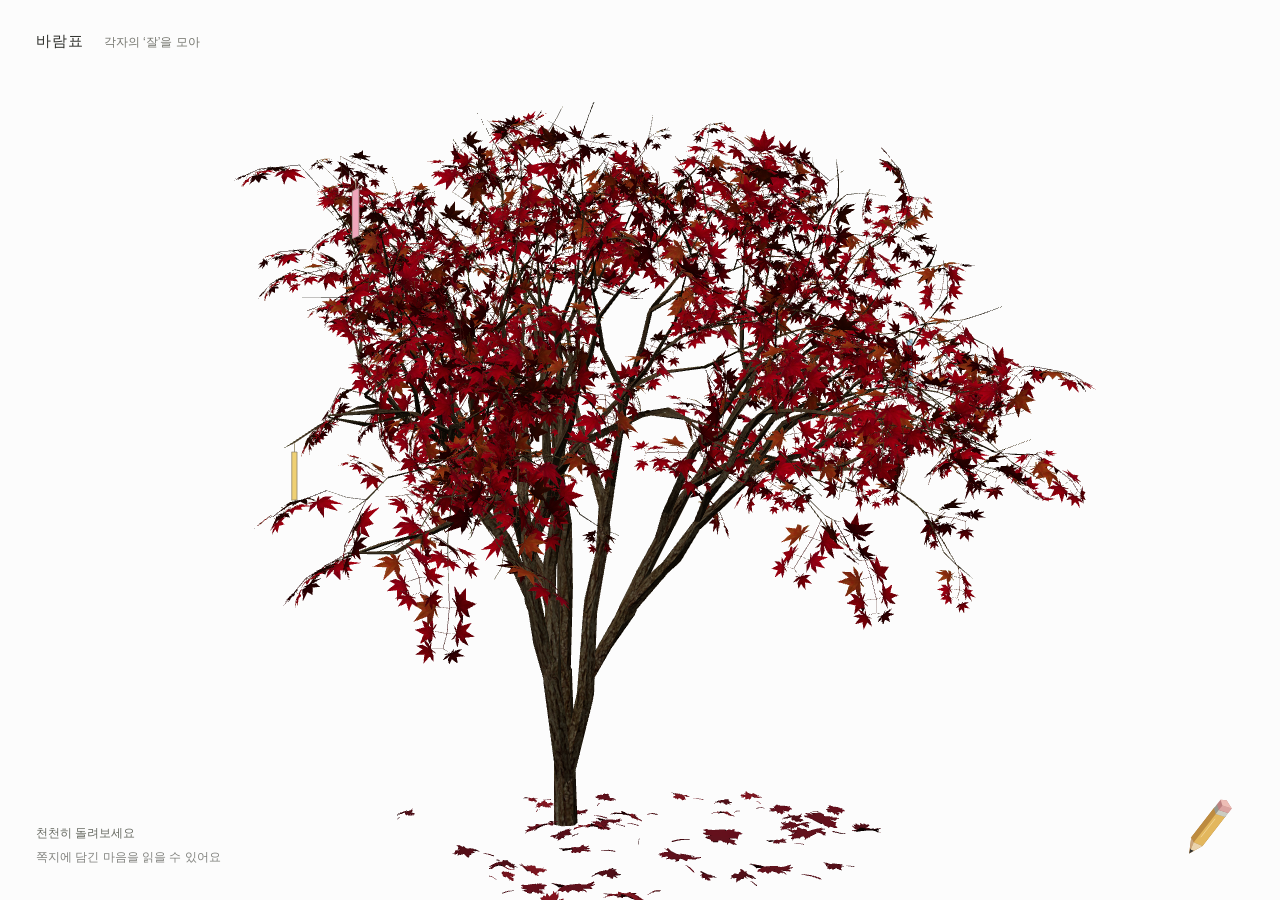
<file: index.html>
<!doctype html><html lang="ko"><head><meta charset="UTF-8"/><meta name="viewport" content="width=device-width, initial-scale=1.0"/><meta name="theme-color" content="#fcfcfc"/><meta name="description" content="내가 생각하는 잘의 기준, 나무에 남기는 작은 소원."/><link rel="icon" href="./favicon.svg"/><title>바람표</title>  <script type="module" crossorigin src="./assets/index-dgO6ascy.js"></script>
  <link rel="stylesheet" crossorigin href="./assets/index-Cgq5r_Z-.css">
</head><body><div id="root"></div></body></html>
</file>
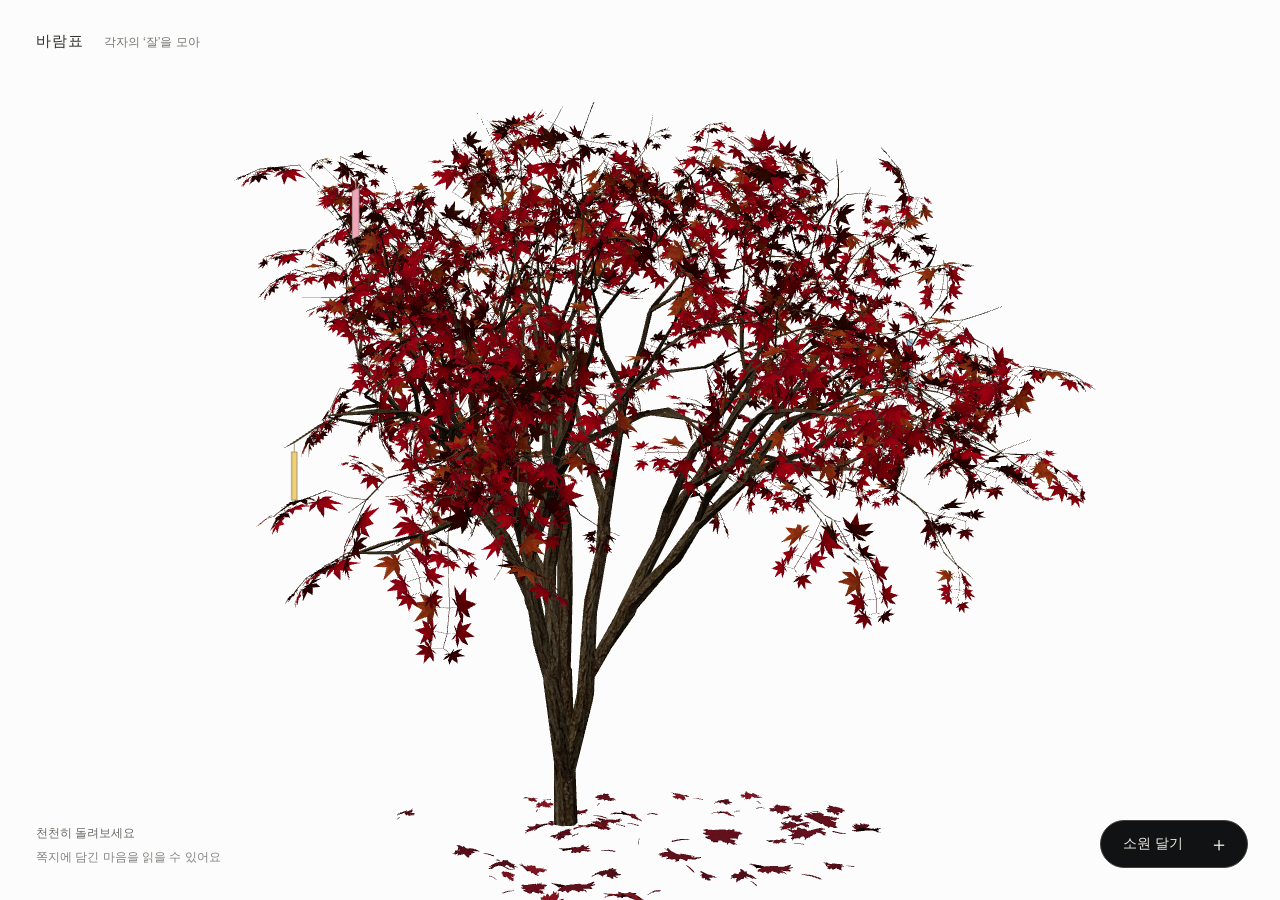
<file: baram-department-update/index.html>
<!doctype html>
<html lang="ko"><head><meta charset="UTF-8"><meta name="viewport" content="width=device-width, initial-scale=1"><title>바람표</title><meta http-equiv="refresh" content="0; url=./barampyo-github-pages/"><script>location.replace('./barampyo-github-pages/'+location.search+location.hash);</script></head><body><a href="./barampyo-github-pages/">바람표 열기</a></body></html>
</file>
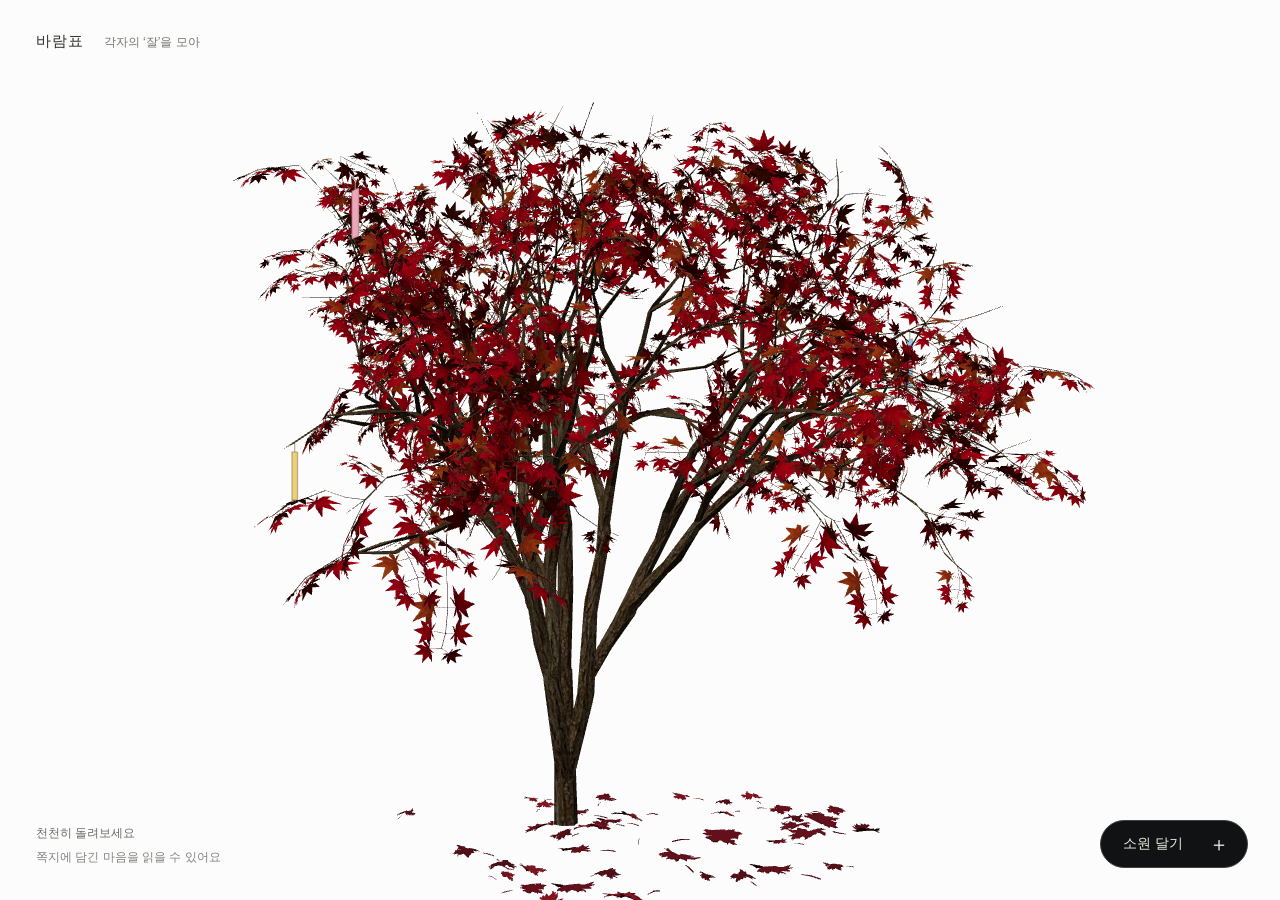
<file: barampyo-github-pages/index.html>
<!doctype html><html lang="ko"><head><meta charset="UTF-8"/><meta name="viewport" content="width=device-width, initial-scale=1.0"/><meta name="theme-color" content="#fcfcfc"/><meta name="description" content="내가 생각하는 잘의 기준, 나무에 남기는 작은 소원."/><link rel="icon" href="./favicon.svg"/><title>바람표</title>  <script type="module" crossorigin src="./assets/index-BZnIv27Q.js"></script>
  <link rel="stylesheet" crossorigin href="./assets/index-Dq-itEnC.css">
</head><body><div id="root"></div></body></html>
</file>
<file: assets/index-Cgq5r_Z-.css>
:root{font-family:Apple SD Gothic Neo,Noto Sans KR,sans-serif;color:#30312d;background:#fcfcfc;font-synthesis:none;font-weight:400;font-size:16px}*{box-sizing:border-box}html,body,#root{height:100%;width:100%;margin:0;overflow:hidden}body{overscroll-behavior:none}button,input,textarea,select{font:inherit}button{cursor:pointer}button:disabled{cursor:default}button:focus-visible,input:focus-visible,textarea:focus-visible,select:focus-visible,.scene:focus-visible{outline:1px solid #868d76;outline-offset:5px}main{height:100vh;height:100dvh;overflow:hidden;position:relative}.scene{position:absolute;top:0;right:0;bottom:0;left:0;touch-action:none;cursor:grab}.scene canvas{display:block;width:100%;height:100%;touch-action:none}.masthead{position:absolute;top:32px;left:36px;display:flex;gap:20px;align-items:baseline;pointer-events:none;font-size:15px;letter-spacing:.06em}.edition{font-size:12px;color:#75766f;letter-spacing:0}.bottom-caption{position:absolute;left:36px;bottom:34px;display:flex;flex-direction:column;gap:7px;font-size:12px;color:#686b63;pointer-events:none}.bottom-caption span+span{color:#82837f}.add-wish{position:absolute;right:32px;bottom:32px;background:#111214;border:1px solid #42433f;color:#eeeae0;padding:13px 18px 13px 22px;border-radius:28px;font-size:14px;display:flex;gap:26px;align-items:center}.add-wish:hover{background:#17191b}.add-wish span{font-size:20px;font-weight:300;line-height:1}.loading{position:absolute;inset:45% 24px auto;text-align:center;font-size:13px;color:#73766d;line-height:1.8;pointer-events:none}.sr-only{position:absolute;width:1px;height:1px;padding:0;margin:-1px;overflow:hidden;clip:rect(0,0,0,0);white-space:nowrap;border:0}.sr-only:focus-within{clip:auto;width:300px;height:auto;max-height:80vh;overflow:auto;left:24px;top:80px;background:#fcfcfc;z-index:2}.sr-only button{background:#fcfcfc;color:#30312d;border:0;padding:8px}dialog{border:0;padding:0;margin:auto;background:transparent;overflow:visible;max-width:calc(100vw - 32px);max-height:none;color:#30312d}dialog::backdrop{background:#6465601f;backdrop-filter:blur(9px) contrast(.85);-webkit-backdrop-filter:blur(9px) contrast(.85)}dialog[open]{animation:appear .28s ease both}.paper-shell{width:min(400px,calc(100vw - 32px));height:78vh;height:78dvh;min-height:480px;max-height:780px;perspective:1000px;position:relative}.paper{height:100%;background:var(--paper);box-shadow:0 3px 18px #00000010;position:relative;overflow:hidden}.close{position:absolute;right:15px;top:13px;z-index:3;width:28px;height:28px;background:none;border:0;font-size:23px;font-weight:300;color:#79796f}.paper form,.read-view{height:100%;display:flex;flex-direction:column}.paper-content{padding:37px 36px 0;overflow:auto;min-height:0;flex:1;display:flex;flex-direction:column;scrollbar-width:thin}.eyebrow{font-size:12px;letter-spacing:.035em;margin:0 0 30px;color:#73756b}h1{font-family:Iowan Old Style,AppleMyungjo,Nanum Myeongjo,serif;font-weight:400;font-size:27px;line-height:1.55;letter-spacing:-.035em;margin:0 0 20px}textarea{background:none;border:0;border-bottom:1px solid #77776c35;color:#353830;width:100%;resize:none;font-size:16px;line-height:1.8;min-height:97px;padding:0 0 13px;border-radius:0}textarea::placeholder{color:#96968b;font-size:14px}h2{font-size:13px;font-weight:400;margin:0 0 12px}h2 span{float:right;font-size:12px;color:#8f9185}.goals{margin-top:27px}.goal{display:flex;align-items:baseline;gap:10px;margin:0;min-height:33px;font-size:14px;line-height:1.7}.square{width:11px;height:11px;border:1px solid #959889;flex-shrink:0}.goal input{width:100%;background:none;border:0;padding:4px 0;color:#383c32;font-size:14px;min-width:0}.goal input::placeholder{color:#96968b}.paper-tail{margin-top:auto;padding-top:25px}.palette{margin:0 0 19px;padding:0;display:flex;gap:12px;border:0}.palette label{position:relative;cursor:pointer;display:block;width:19px;height:19px}.palette input{position:absolute;top:0;right:0;bottom:0;left:0;opacity:0;margin:0}.palette span{display:block;width:17px;height:17px;border-radius:50%;border:1px solid #5b62582a}.palette input:checked+span{outline:1px solid #7d8373;outline-offset:3px}.palette input:focus-visible+span{outline:2px solid #353c30;outline-offset:4px}.metadata{display:flex;align-items:center;gap:9px;color:#777a6e;font-size:12px;margin-bottom:19px}.metadata select,.metadata input{background:none;border:0;color:inherit;border-radius:0;padding:3px 0;font-size:12px}.metadata select{max-width:190px}.metadata input{width:36px}.paper-footer{flex-shrink:0;padding:0 36px 23px}.submit{width:100%;border:0;border-top:1px solid #77776c40;background:none;color:#343b2d;font-size:14px;padding:18px 0 8px}.submit:disabled{color:#a4a69a}.paper-footer>p{font-size:11px;text-align:center;color:#8e9085;margin:5px 0 0}.paper-footer .error{color:#9a4c45;font-size:12px;padding-bottom:8px}.read-question{font-size:13px;color:#777a6e;margin:19px 0 18px}.wish-text{font-size:28px;line-height:1.7;word-break:keep-all;overflow-wrap:anywhere;white-space:pre-wrap}.read-goals{margin-top:24px}.read-goals .goal{margin-bottom:10px;overflow-wrap:anywhere}.read-bottom{margin-top:auto;padding:35px 0 15px;display:flex;justify-content:space-between;font-size:11px;color:#919286}.paper-mark{display:block;text-align:center;font-size:20px;color:#8f9184;padding-top:12px}.fold-panel{display:none;position:absolute;left:0;width:100%;height:33.333%;background:var(--paper);z-index:5;backface-visibility:visible;border-bottom:1px solid #8b8d7926}.fold-top{top:0;transform-origin:bottom}.fold-bottom{bottom:0;transform-origin:top}.folding .paper-shell{animation:fly 1.35s cubic-bezier(.4,0,.25,1) forwards;pointer-events:none}.folding .fold-panel{display:block}.folding .fold-top{animation:topfold .7s ease-in-out forwards}.folding .fold-bottom{animation:bottomfold .8s ease-in-out forwards}.folding .paper{animation:paperfold .85s ease-in-out forwards}.folding .paper>*{animation:inkfade .35s forwards}.folding::backdrop{animation:clearback 1.35s forwards}@keyframes appear{0%{opacity:0;transform:translateY(8px) scale(.98)}to{opacity:1;transform:none}}@keyframes inkfade{to{opacity:0}}@keyframes topfold{to{transform:rotateX(-180deg)}}@keyframes bottomfold{0%,20%{transform:rotateX(0)}to{transform:rotateX(180deg)}}@keyframes paperfold{0%,30%{clip-path:inset(0)}to{clip-path:inset(33.33% 0)}}@keyframes fly{0%,55%{transform:translate(0) scale(1)}70%{transform:translate(0) scale(.5)}to{transform:translate(var(--flight-x),var(--flight-y)) scale(.05);opacity:0}}@keyframes clearback{0%,55%{-webkit-backdrop-filter:blur(9px) contrast(.85);backdrop-filter:blur(9px) contrast(.85)}to{-webkit-backdrop-filter:blur(0) contrast(1);backdrop-filter:blur(0) contrast(1);background:transparent}}@media(max-height:740px){.paper-shell{height:88dvh;min-height:0}.paper-content{padding-top:27px}.eyebrow{margin-bottom:18px}h1{font-size:24px;margin-bottom:13px}.goals{margin-top:18px}.paper-tail{padding-top:18px}.palette{margin-bottom:13px}.paper-footer{padding-bottom:17px}}@media(max-width:600px){.masthead{top:24px;left:24px}.edition{display:none}.bottom-caption{left:24px;bottom:29px;font-size:11px}.bottom-caption span+span{max-width:140px;line-height:1.6}.add-wish{right:24px;bottom:28px;gap:18px}.paper-shell{height:84dvh;min-height:0}.paper-content,.paper-footer{padding-left:28px;padding-right:28px}.wish-text{font-size:26px}}@media(prefers-reduced-motion:reduce){dialog[open]{animation:none}.folding .paper-shell{animation-duration:1.35s}.folding .fold-top,.folding .fold-bottom{animation:none;display:none}}.login-dialog{width:min(340px,calc(100vw - 64px));max-height:calc(100dvh - 48px);overflow:auto;scrollbar-width:thin}.login-dialog::backdrop{background:#fcfcfc7a;backdrop-filter:blur(14px);-webkit-backdrop-filter:blur(14px)}.login-form{padding:20px 4px;color:#30312d}.login-kicker{font-size:12px;color:#777a71;letter-spacing:.06em;margin:0 0 14px;text-align:center}.login-form h1{font-size:38px;letter-spacing:.02em;text-align:center;margin:0 0 15px}.login-description{text-align:center;font-size:14px;color:#72766c;margin:0 0 42px}.login-fields{display:flex;flex-direction:column}.login-fields label{font-size:12px;color:#60655c;margin-bottom:7px}.login-fields input{width:100%;min-height:43px;border:0;border-bottom:1px solid #959c8c65;border-radius:0;background:transparent;padding:8px 0 11px;margin:0 0 24px;color:#30372b;font-size:15px;outline-offset:4px}.login-fields input::placeholder{color:#96998f;font-size:14px}.login-submit{width:100%;margin-top:8px;border:0;border-radius:2px;background:#242722;color:#fcfcfc;padding:14px;font-size:14px;transition:background .2s}.login-submit:hover{background:#3a4035}.login-demo{font-size:12px;color:#7b8075;text-align:center;margin:17px 0 0}@media(max-height:540px){.login-form{padding:8px 4px}.login-description{margin-bottom:20px}.login-fields input{margin-bottom:14px}.login-form h1{font-size:30px}}.folding .paper-shell{animation:attach-flight 2.1s cubic-bezier(.42,0,.24,1) forwards}.folding .fold-top{animation:topfold .85s ease-in-out forwards}.folding .fold-bottom{animation:bottomfold 1s ease-in-out forwards}.folding .paper{animation:receipt-fold 1.25s ease-in-out forwards}.folding .fold-panel{animation-fill-mode:forwards;clip-path:inset(0 0)}.folding::backdrop{animation:attachment-backdrop 2.1s forwards}@keyframes receipt-fold{0%,15%{clip-path:inset(0)}65%{clip-path:inset(33.33% 0)}to{clip-path:inset(33.33% 35%)}}@keyframes attach-flight{0%,45%{transform:translate(0) scale(1);opacity:1}60%{transform:translateY(-20px) scale(.55);opacity:1}99.5%{transform:translate(var(--flight-x),var(--flight-y)) scale(var(--landing-scale));opacity:1}to{transform:translate(var(--flight-x),var(--flight-y)) scale(var(--landing-scale));opacity:0}}@keyframes attachment-backdrop{0%,35%{-webkit-backdrop-filter:blur(9px) contrast(.85);backdrop-filter:blur(9px) contrast(.85);background:#6465601f}70%,to{-webkit-backdrop-filter:blur(0) contrast(1);backdrop-filter:blur(0) contrast(1);background:transparent}}.folding .fold-panel{width:30%;left:35%;transition:width .3s,left .3s}@media(prefers-reduced-motion:reduce){.folding .paper-shell{animation-duration:2.1s}}.google-login{min-height:48px;width:100%;max-width:300px;margin:0 auto}.google-login p{font-size:12px;color:#72766c;text-align:center;line-height:1.7}.google-login>button{display:block;margin:12px auto;border:0;border-bottom:1px solid #72766c;background:none;padding:5px;color:#30312d}.add-wish{position:fixed;right:32px;bottom:32px;width:80px;height:80px;padding:0;border:0;border-radius:0;background:transparent;display:grid;place-items:center;gap:0;touch-action:manipulation}.add-wish:hover{background:transparent}.pencil-icon{width:80px;height:80px;transition:transform .22s ease;transform-origin:50% 65%}.add-wish:hover .pencil-icon{transform:translateY(-3px) rotate(-5deg)}.add-wish:active .pencil-icon{transform:translateY(0) rotate(-2deg)}.add-wish:focus-visible{outline:1px solid #77776d;outline-offset:3px;border-radius:6px}@media(max-width:600px){.add-wish{right:24px;bottom:28px;width:68px;height:68px}.pencil-icon{width:68px;height:68px}}@media(prefers-reduced-motion:reduce){.pencil-icon{transition:none}.add-wish:hover .pencil-icon,.add-wish:active .pencil-icon{transform:none}}
</file>
<file: barampyo-github-pages/assets/index-Dq-itEnC.css>
:root{font-family:Apple SD Gothic Neo,Noto Sans KR,sans-serif;color:#30312d;background:#fcfcfc;font-synthesis:none;font-weight:400;font-size:16px}*{box-sizing:border-box}html,body,#root{height:100%;width:100%;margin:0;overflow:hidden}body{overscroll-behavior:none}button,input,textarea,select{font:inherit}button{cursor:pointer}button:disabled{cursor:default}button:focus-visible,input:focus-visible,textarea:focus-visible,select:focus-visible,.scene:focus-visible{outline:1px solid #868d76;outline-offset:5px}main{height:100vh;height:100dvh;overflow:hidden;position:relative}.scene{position:absolute;top:0;right:0;bottom:0;left:0;touch-action:none;cursor:grab}.scene canvas{display:block;width:100%;height:100%;touch-action:none}.masthead{position:absolute;top:32px;left:36px;display:flex;gap:20px;align-items:baseline;pointer-events:none;font-size:15px;letter-spacing:.06em}.edition{font-size:12px;color:#75766f;letter-spacing:0}.bottom-caption{position:absolute;left:36px;bottom:34px;display:flex;flex-direction:column;gap:7px;font-size:12px;color:#686b63;pointer-events:none}.bottom-caption span+span{color:#82837f}.add-wish{position:absolute;right:32px;bottom:32px;background:#111214;border:1px solid #42433f;color:#eeeae0;padding:13px 18px 13px 22px;border-radius:28px;font-size:14px;display:flex;gap:26px;align-items:center}.add-wish:hover{background:#17191b}.add-wish span{font-size:20px;font-weight:300;line-height:1}.loading{position:absolute;inset:45% 24px auto;text-align:center;font-size:13px;color:#73766d;line-height:1.8;pointer-events:none}.sr-only{position:absolute;width:1px;height:1px;padding:0;margin:-1px;overflow:hidden;clip:rect(0,0,0,0);white-space:nowrap;border:0}.sr-only:focus-within{clip:auto;width:300px;height:auto;max-height:80vh;overflow:auto;left:24px;top:80px;background:#fcfcfc;z-index:2}.sr-only button{background:#fcfcfc;color:#30312d;border:0;padding:8px}dialog{border:0;padding:0;margin:auto;background:transparent;overflow:visible;max-width:calc(100vw - 32px);max-height:none;color:#30312d}dialog::backdrop{background:#6465601f;backdrop-filter:blur(9px) contrast(.85);-webkit-backdrop-filter:blur(9px) contrast(.85)}dialog[open]{animation:appear .28s ease both}.paper-shell{width:min(400px,calc(100vw - 32px));height:78vh;height:78dvh;min-height:480px;max-height:780px;perspective:1000px;position:relative}.paper{height:100%;background:var(--paper);box-shadow:0 3px 18px #00000010;position:relative;overflow:hidden}.close{position:absolute;right:15px;top:13px;z-index:3;width:28px;height:28px;background:none;border:0;font-size:23px;font-weight:300;color:#79796f}.paper form,.read-view{height:100%;display:flex;flex-direction:column}.paper-content{padding:37px 36px 0;overflow:auto;min-height:0;flex:1;display:flex;flex-direction:column;scrollbar-width:thin}.eyebrow{font-size:12px;letter-spacing:.035em;margin:0 0 30px;color:#73756b}h1{font-family:Iowan Old Style,AppleMyungjo,Nanum Myeongjo,serif;font-weight:400;font-size:27px;line-height:1.55;letter-spacing:-.035em;margin:0 0 20px}textarea{background:none;border:0;border-bottom:1px solid #77776c35;color:#353830;width:100%;resize:none;font-size:16px;line-height:1.8;min-height:97px;padding:0 0 13px;border-radius:0}textarea::placeholder{color:#96968b;font-size:14px}h2{font-size:13px;font-weight:400;margin:0 0 12px}h2 span{float:right;font-size:12px;color:#8f9185}.goals{margin-top:27px}.goal{display:flex;align-items:baseline;gap:10px;margin:0;min-height:33px;font-size:14px;line-height:1.7}.square{width:11px;height:11px;border:1px solid #959889;flex-shrink:0}.goal input{width:100%;background:none;border:0;padding:4px 0;color:#383c32;font-size:14px;min-width:0}.goal input::placeholder{color:#96968b}.paper-tail{margin-top:auto;padding-top:25px}.palette{margin:0 0 19px;padding:0;display:flex;gap:12px;border:0}.palette label{position:relative;cursor:pointer;display:block;width:19px;height:19px}.palette input{position:absolute;top:0;right:0;bottom:0;left:0;opacity:0;margin:0}.palette span{display:block;width:17px;height:17px;border-radius:50%;border:1px solid #5b62582a}.palette input:checked+span{outline:1px solid #7d8373;outline-offset:3px}.palette input:focus-visible+span{outline:2px solid #353c30;outline-offset:4px}.metadata{display:flex;align-items:center;gap:9px;color:#777a6e;font-size:12px;margin-bottom:19px}.metadata select,.metadata input{background:none;border:0;color:inherit;border-radius:0;padding:3px 0;font-size:12px}.metadata select{max-width:190px}.metadata input{width:36px}.paper-footer{flex-shrink:0;padding:0 36px 23px}.submit{width:100%;border:0;border-top:1px solid #77776c40;background:none;color:#343b2d;font-size:14px;padding:18px 0 8px}.submit:disabled{color:#a4a69a}.paper-footer>p{font-size:11px;text-align:center;color:#8e9085;margin:5px 0 0}.paper-footer .error{color:#9a4c45;font-size:12px;padding-bottom:8px}.read-question{font-size:13px;color:#777a6e;margin:19px 0 18px}.wish-text{font-size:28px;line-height:1.7;word-break:keep-all;overflow-wrap:anywhere;white-space:pre-wrap}.read-goals{margin-top:24px}.read-goals .goal{margin-bottom:10px;overflow-wrap:anywhere}.read-bottom{margin-top:auto;padding:35px 0 15px;display:flex;justify-content:space-between;font-size:11px;color:#919286}.paper-mark{display:block;text-align:center;font-size:20px;color:#8f9184;padding-top:12px}.fold-panel{display:none;position:absolute;left:0;width:100%;height:33.333%;background:var(--paper);z-index:5;backface-visibility:visible;border-bottom:1px solid #8b8d7926}.fold-top{top:0;transform-origin:bottom}.fold-bottom{bottom:0;transform-origin:top}.folding .paper-shell{animation:fly 1.35s cubic-bezier(.4,0,.25,1) forwards;pointer-events:none}.folding .fold-panel{display:block}.folding .fold-top{animation:topfold .7s ease-in-out forwards}.folding .fold-bottom{animation:bottomfold .8s ease-in-out forwards}.folding .paper{animation:paperfold .85s ease-in-out forwards}.folding .paper>*{animation:inkfade .35s forwards}.folding::backdrop{animation:clearback 1.35s forwards}@keyframes appear{0%{opacity:0;transform:translateY(8px) scale(.98)}to{opacity:1;transform:none}}@keyframes inkfade{to{opacity:0}}@keyframes topfold{to{transform:rotateX(-180deg)}}@keyframes bottomfold{0%,20%{transform:rotateX(0)}to{transform:rotateX(180deg)}}@keyframes paperfold{0%,30%{clip-path:inset(0)}to{clip-path:inset(33.33% 0)}}@keyframes fly{0%,55%{transform:translate(0) scale(1)}70%{transform:translate(0) scale(.5)}to{transform:translate(var(--flight-x),var(--flight-y)) scale(.05);opacity:0}}@keyframes clearback{0%,55%{-webkit-backdrop-filter:blur(9px) contrast(.85);backdrop-filter:blur(9px) contrast(.85)}to{-webkit-backdrop-filter:blur(0) contrast(1);backdrop-filter:blur(0) contrast(1);background:transparent}}@media(max-height:740px){.paper-shell{height:88dvh;min-height:0}.paper-content{padding-top:27px}.eyebrow{margin-bottom:18px}h1{font-size:24px;margin-bottom:13px}.goals{margin-top:18px}.paper-tail{padding-top:18px}.palette{margin-bottom:13px}.paper-footer{padding-bottom:17px}}@media(max-width:600px){.masthead{top:24px;left:24px}.edition{display:none}.bottom-caption{left:24px;bottom:29px;font-size:11px}.bottom-caption span+span{max-width:140px;line-height:1.6}.add-wish{right:24px;bottom:28px;gap:18px}.paper-shell{height:84dvh;min-height:0}.paper-content,.paper-footer{padding-left:28px;padding-right:28px}.wish-text{font-size:26px}}@media(prefers-reduced-motion:reduce){dialog[open]{animation:none}.folding .paper-shell{animation-duration:1.35s}.folding .fold-top,.folding .fold-bottom{animation:none;display:none}}.login-dialog{width:min(340px,calc(100vw - 64px));max-height:calc(100dvh - 48px);overflow:auto;scrollbar-width:thin}.login-dialog::backdrop{background:#fcfcfc7a;backdrop-filter:blur(14px);-webkit-backdrop-filter:blur(14px)}.login-form{padding:20px 4px;color:#30312d}.login-kicker{font-size:12px;color:#777a71;letter-spacing:.06em;margin:0 0 14px;text-align:center}.login-form h1{font-size:38px;letter-spacing:.02em;text-align:center;margin:0 0 15px}.login-description{text-align:center;font-size:14px;color:#72766c;margin:0 0 42px}.login-fields{display:flex;flex-direction:column}.login-fields label{font-size:12px;color:#60655c;margin-bottom:7px}.login-fields input{width:100%;min-height:43px;border:0;border-bottom:1px solid #959c8c65;border-radius:0;background:transparent;padding:8px 0 11px;margin:0 0 24px;color:#30372b;font-size:15px;outline-offset:4px}.login-fields input::placeholder{color:#96998f;font-size:14px}.login-submit{width:100%;margin-top:8px;border:0;border-radius:2px;background:#242722;color:#fcfcfc;padding:14px;font-size:14px;transition:background .2s}.login-submit:hover{background:#3a4035}.login-demo{font-size:12px;color:#7b8075;text-align:center;margin:17px 0 0}@media(max-height:540px){.login-form{padding:8px 4px}.login-description{margin-bottom:20px}.login-fields input{margin-bottom:14px}.login-form h1{font-size:30px}}.folding .paper-shell{animation:attach-flight 2.1s cubic-bezier(.42,0,.24,1) forwards}.folding .fold-top{animation:topfold .85s ease-in-out forwards}.folding .fold-bottom{animation:bottomfold 1s ease-in-out forwards}.folding .paper{animation:receipt-fold 1.25s ease-in-out forwards}.folding .fold-panel{animation-fill-mode:forwards;clip-path:inset(0 0)}.folding::backdrop{animation:attachment-backdrop 2.1s forwards}@keyframes receipt-fold{0%,15%{clip-path:inset(0)}65%{clip-path:inset(33.33% 0)}to{clip-path:inset(33.33% 35%)}}@keyframes attach-flight{0%,45%{transform:translate(0) scale(1);opacity:1}60%{transform:translateY(-20px) scale(.55);opacity:1}99.5%{transform:translate(var(--flight-x),var(--flight-y)) scale(var(--landing-scale));opacity:1}to{transform:translate(var(--flight-x),var(--flight-y)) scale(var(--landing-scale));opacity:0}}@keyframes attachment-backdrop{0%,35%{-webkit-backdrop-filter:blur(9px) contrast(.85);backdrop-filter:blur(9px) contrast(.85);background:#6465601f}70%,to{-webkit-backdrop-filter:blur(0) contrast(1);backdrop-filter:blur(0) contrast(1);background:transparent}}.folding .fold-panel{width:30%;left:35%;transition:width .3s,left .3s}@media(prefers-reduced-motion:reduce){.folding .paper-shell{animation-duration:2.1s}}.google-login{min-height:48px;width:100%;max-width:300px;margin:0 auto}.google-login p{font-size:12px;color:#72766c;text-align:center;line-height:1.7}.google-login>button{display:block;margin:12px auto;border:0;border-bottom:1px solid #72766c;background:none;padding:5px;color:#30312d}
</file>
